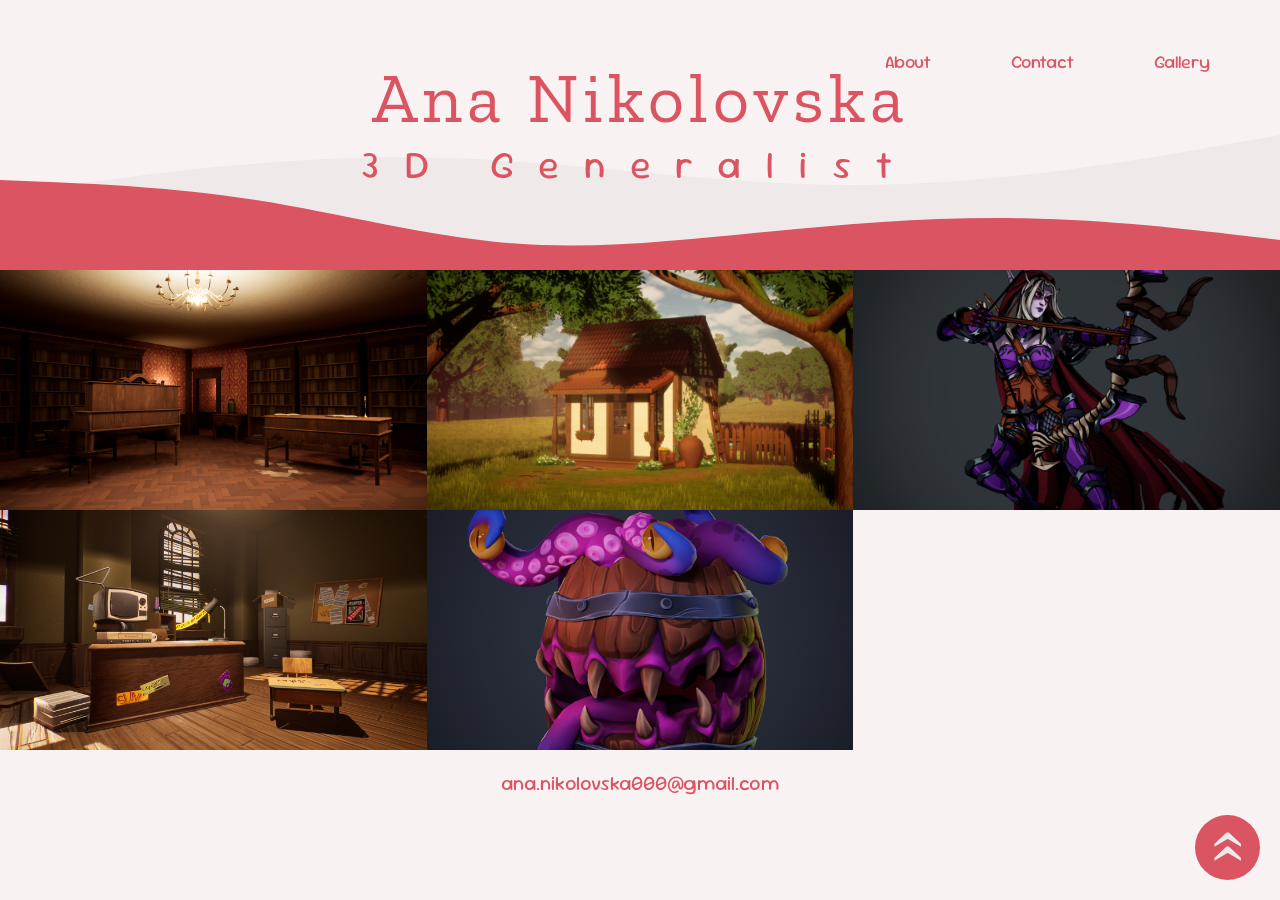
<file: index.html>
<!DOCTYPE html>
<html lang="en">

<head>
    <meta charset="UTF-8">
    <meta name="viewport" content="width=device-width, initial-scale=1.0">

    <title>Ana Nikolovska Portfolio</title>

    <link rel="stylesheet" type="text/css" href="styles.css">

    <link rel="preconnect" href="https://fonts.googleapis.com">
    <link rel="preconnect" href="https://fonts.gstatic.com" crossorigin>

    <link
        href="https://fonts.googleapis.com/css2?family=Carlito:ital,wght@0,400;0,700;1,400;1,700&family=IBM+Plex+Mono:ital,wght@0,100;0,200;0,300;0,400;0,500;0,600;0,700;1,100;1,200;1,300;1,400;1,500;1,600;1,700&family=Sour+Gummy:ital,wght@0,100..900;1,100..900&family=Yuyu&family=Zilla+Slab:ital,wght@0,300;0,400;0,500;0,600;0,700;1,300;1,400;1,500;1,600;1,700&display=swap"
        rel="stylesheet"
    >
</head>


<body class="background">

    <!-- HEADER / NAVIGATION -->
    <nav class="navbar">

        <div class="button-group">
            <a class="button" href="About.html">About</a>
            <a class="button" href="Contact.html">Contact</a>
            <a class="button" href="index.html">Gallery</a>
        </div>


        <div class="navbarTitle">
            Ana Nikolovska
        </div>

        <div class="navbarDescription">
            3D Generalist
        </div>


        <!-- BACK WAVE -->
        <svg
            class="header-wave-back"
            xmlns="http://www.w3.org/2000/svg"
            viewBox="0 0 1440 320"
            preserveAspectRatio="none"
            aria-hidden="true"
        >
            <path
                fill-opacity="1"
                d="M0,160L80,138.7C160,117,320,75,480,80C640,85,800,139,960,138.7C1120,139,1280,85,1360,58.7L1440,32L1440,320L1360,320C1280,320,1120,320,960,320C800,320,640,320,480,320C320,320,160,320,80,320L0,320Z"
            >
            </path>
        </svg>


        <!-- FRONT WAVE -->
        <svg
            class="header-wave"
            xmlns="http://www.w3.org/2000/svg"
            viewBox="0 0 1440 320"
            preserveAspectRatio="none"
            aria-hidden="true"
        >
            <path
                fill-opacity="1"
                d="M0,32L48,37.3C96,43,192,53,288,96C384,139,480,213,576,234.7C672,256,768,224,864,197.3C960,171,1056,149,1152,154.7C1248,160,1344,192,1392,208L1440,224L1440,320L1392,320C1344,320,1248,320,1152,320C1056,320,960,320,864,320C768,320,672,320,576,320C480,320,384,320,288,320C192,320,96,320,48,320L0,320Z"
            >
            </path>
        </svg>

    </nav>


    <!-- PROJECT GALLERY -->
    <main class="gallery">

        <!-- MANSION -->
        <div class="gallery-item">

            <a href="Mansion.html">
                <img
                    src="Images/Mansion/HighresScreenshot00026.png"
                    alt="Mansion Interior"
                >
            </a>

            <div class="content">
                Mansion Interior
            </div>

        </div>


        <!-- LONELY COTTAGE -->
        <div class="gallery-item">

            <a href="CottageHouse.html">
                <img
                    src="Images/CottageHouse/HighresScreenshot00016.png"
                    alt="Lonely Cottage in the woods"
                >
            </a>

            <div class="content">
                Lonely Cottage
            </div>

        </div>


        <!-- SYLVANAS -->
        <div class="gallery-item">

            <a href="Sylvanas.html">
                <img
                    src="Images/Sylvanas/Posed.png"
                    alt="Sylvanas character model"
                >
            </a>

            <div class="content">
                Sylvanas WOW
            </div>

        </div>


        <!-- SAM AND MAX -->
        <div class="gallery-item">

            <a href="SamandMax.html">
                <img
                    src="Images/SamAndMax/HighresScreenshot00000.png"
                    alt="Sam and Max Office"
                >
            </a>

            <div class="content">
                Sam and Max Office
            </div>

        </div>


        <!-- BARREL MIMIC -->
        <div class="gallery-item">

            <a href="BarrelMimic.html">
                <img
                    src="Images/BarrelMimic/BarrelMimic_01.png"
                    alt="Barrel Mimic creature"
                >
            </a>

            <div class="content">
                Mimic Creature Design
            </div>

        </div>

    </main>


    <!-- FOOTER -->
    <footer class="footer">

        <a
            href="mailto:ana.nikolovska000@gmail.com"
            class="links"
        >
            ana.nikolovska000@gmail.com
        </a>

    </footer>


    <!-- BACK TO TOP -->
    <a href="#" class="to-top" aria-label="Back to top">

        <div class="arrow-fixed">
            <div class="arrow-container">
                <span class="arrow">&#187;</span>
            </div>
        </div>

    </a>

</body>

</html>
</file>
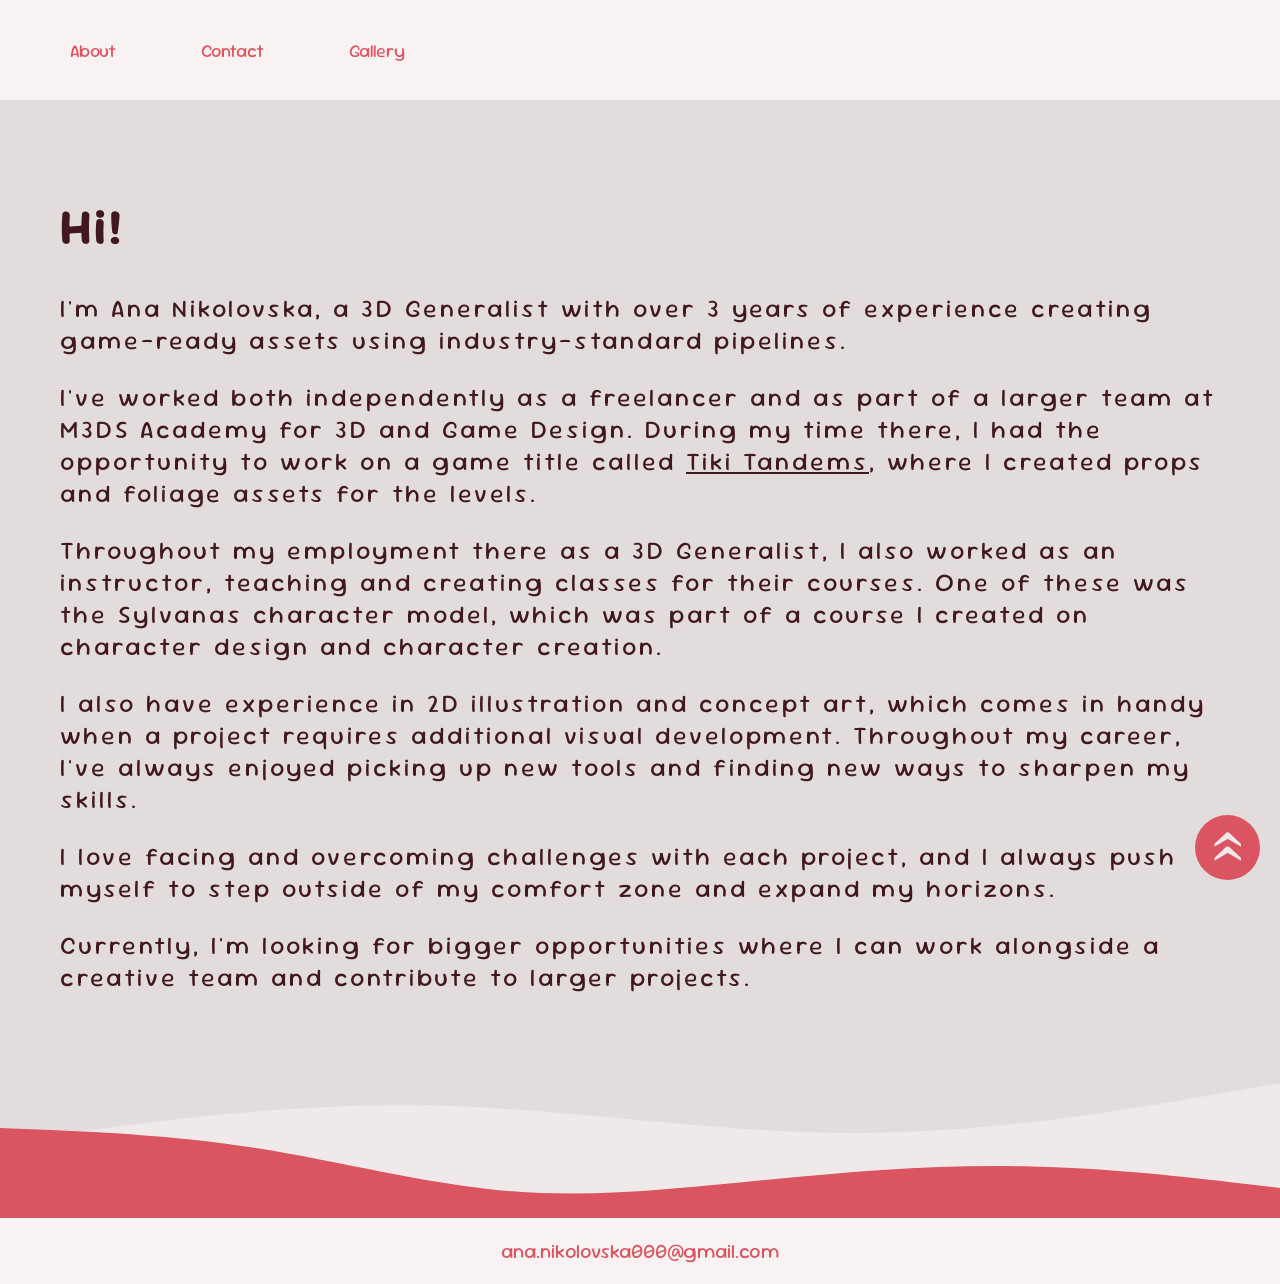
<file: About.html>
<!DOCTYPE html>
<html lang="en">

<head>
    <meta charset="UTF-8">
    <meta name="viewport" content="width=device-width, initial-scale=1.0">

    <title>About Ana Nikolovska</title>

    <link rel="stylesheet" type="text/css" href="styles.css">

    <link rel="preconnect" href="https://fonts.googleapis.com">
    <link rel="preconnect" href="https://fonts.gstatic.com" crossorigin>

    <link
        href="https://fonts.googleapis.com/css2?family=Carlito:ital,wght@0,400;0,700;1,400;1,700&family=IBM+Plex+Mono:ital,wght@0,100;0,200;0,300;0,400;0,500;0,600;0,700;1,100;1,200;1,300;1,400;1,500;1,600;1,700&family=Sour+Gummy:ital,wght@0,100..900;1,100..900&family=Yuyu&family=Zilla+Slab:ital,wght@0,300;0,400;0,500;0,600;0,700;1,300;1,400;1,500;1,600;1,700&display=swap"
        rel="stylesheet"
    >
</head>

<body class="background">

    <!-- NAVIGATION -->
    <nav class="navbar-2">

        <div class="button-group-2">
            <a class="button" href="About.html">About</a>
            <a class="button" href="Contact.html">Contact</a>
            <a class="button" href="index.html">Gallery</a>
        </div>

    </nav>


    <!-- ABOUT SECTION -->
    <main class="card-container">

        <div class="about-me">

    <h1>Hi!</h1>

    <p>
        I'm Ana Nikolovska, a 3D Generalist with over 3 years of experience
        creating game-ready assets using industry-standard pipelines.
    </p>

    <p>
        I've worked both independently as a freelancer and as part of a larger
        team at M3DS Academy for 3D and Game Design. During my time there, I had
        the opportunity to work on a game title called
        <a class="tiki" href="https://www.tikitandems.com">Tiki Tandems</a>,
        where I created props and foliage assets for the levels.
    </p>

    <p>
        Throughout my employment there as a 3D Generalist, I also worked as an
        instructor, teaching and creating classes for their courses. One of
        these was the Sylvanas character model, which was part of a course I
        created on character design and character creation.
    </p>

    <p>
        I also have experience in 2D illustration and concept art, which comes
        in handy when a project requires additional visual development.
        Throughout my career, I've always enjoyed picking up new tools and
        finding new ways to sharpen my skills.
    </p>

    <p>
        I love facing and overcoming challenges with each project, and I always
        push myself to step outside of my comfort zone and expand my horizons.
    </p>

    <p>
        Currently, I'm looking for bigger opportunities where I can work
        alongside a creative team and contribute to larger projects.
    </p>

</div>


        <!-- BACK WAVE -->
        <svg
            class="header-wave-back"
            xmlns="http://www.w3.org/2000/svg"
            viewBox="0 0 1440 320"
            preserveAspectRatio="none"
            aria-hidden="true"
        >
            <path
                fill-opacity="1"
                d="M0,160L80,138.7C160,117,320,75,480,80C640,85,800,139,960,138.7C1120,139,1280,85,1360,58.7L1440,32L1440,320L1360,320C1280,320,1120,320,960,320C800,320,640,320,480,320C320,320,160,320,80,320L0,320Z"
            >
            </path>
        </svg>


        <!-- FRONT WAVE -->
        <svg
            class="header-wave"
            xmlns="http://www.w3.org/2000/svg"
            viewBox="0 0 1440 320"
            preserveAspectRatio="none"
            aria-hidden="true"
        >
            <path
                fill-opacity="1"
                d="M0,32L48,37.3C96,43,192,53,288,96C384,139,480,213,576,234.7C672,256,768,224,864,197.3C960,171,1056,149,1152,154.7C1248,160,1344,192,1392,208L1440,224L1440,320L1392,320C1344,320,1248,320,1152,320C1056,320,960,320,864,320C768,320,672,320,576,320C480,320,384,320,288,320C192,320,96,320,48,320L0,320Z"
            >
            </path>
        </svg>

    </main>


    <!-- FOOTER -->
    <footer class="footer">
        <a
            href="mailto:ana.nikolovska000@gmail.com"
            class="links"
        >
            ana.nikolovska000@gmail.com
        </a>
    </footer>


    <!-- BACK TO TOP BUTTON -->
    <a href="#" class="to-top" aria-label="Back to top">

        <div class="arrow-fixed">
            <div class="arrow-container">
                <span class="arrow">&#187;</span>
            </div>
        </div>

    </a>

</body>

</html>
</file>
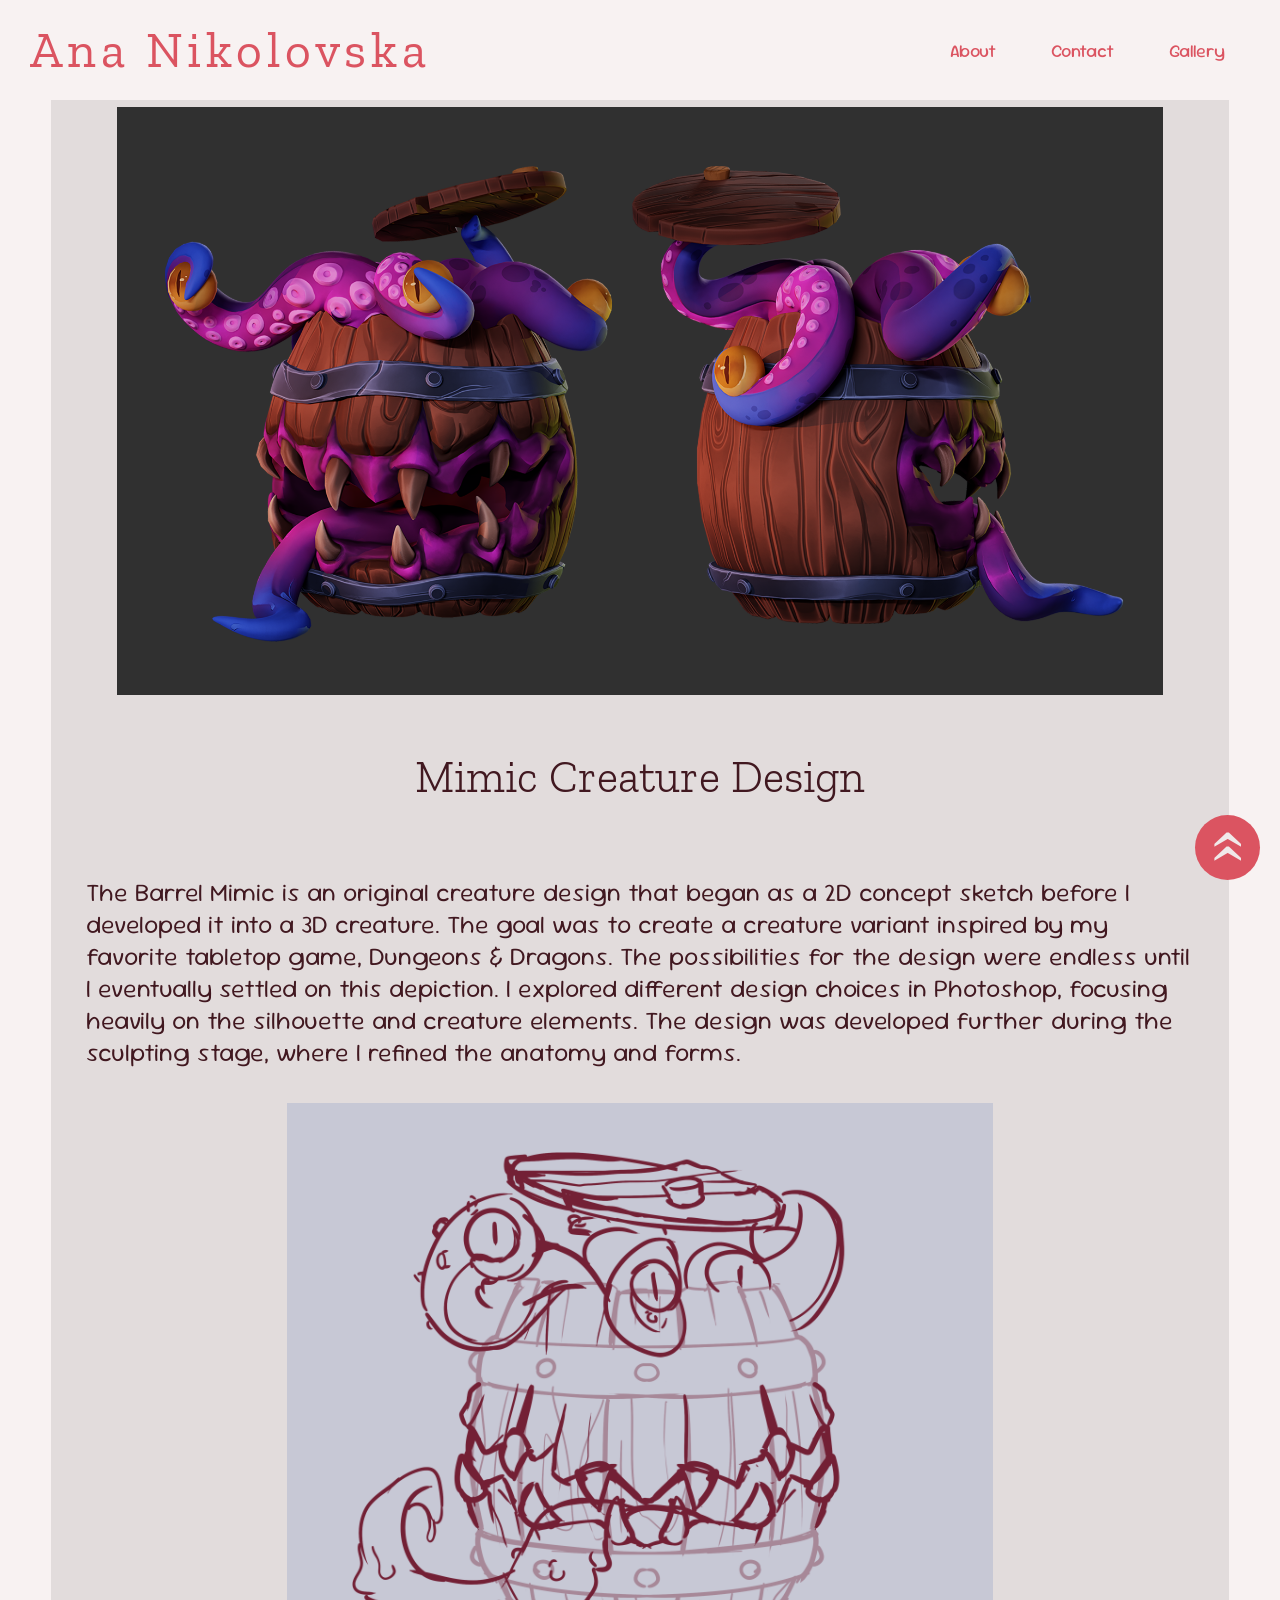
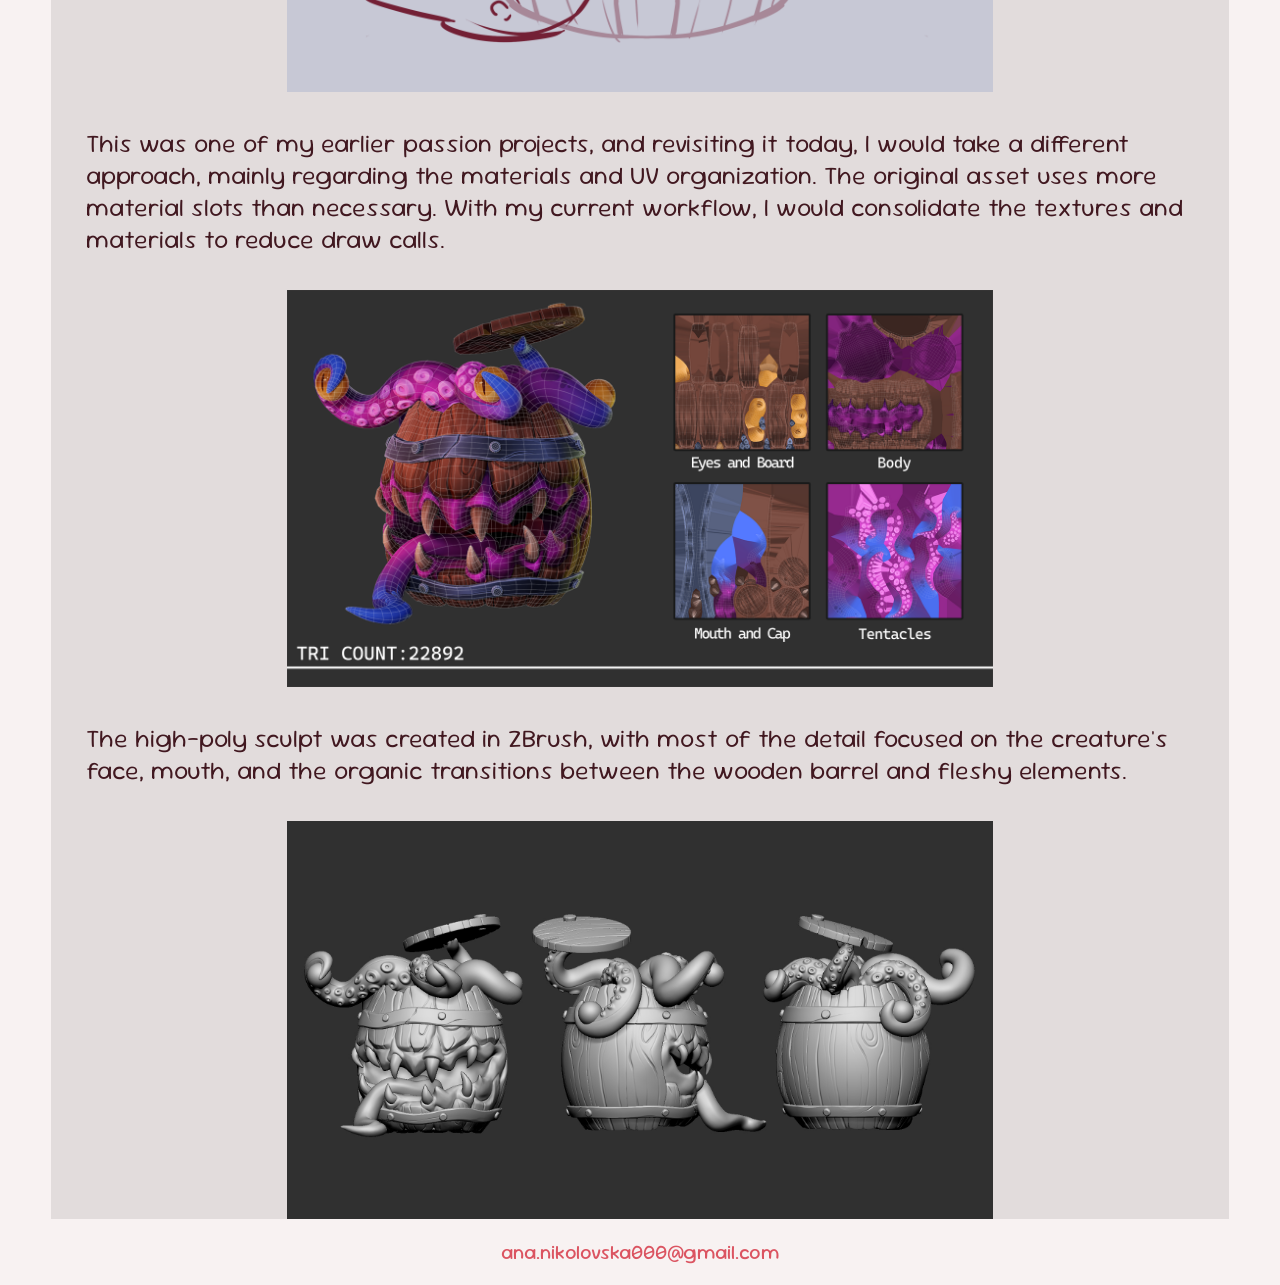
<file: BarrelMimic.html>
<!DOCTYPE html>
<html lang="en">

<head>
    <meta charset="UTF-8">
    <meta name="viewport" content="width=device-width, initial-scale=1.0">

    <title>Ana Nikolovska Portfolio - Mimic Design</title>

    <link rel="stylesheet" type="text/css" href="styles.css">

    <link rel="preconnect" href="https://fonts.googleapis.com">
    <link rel="preconnect" href="https://fonts.gstatic.com" crossorigin>

    <link
        href="https://fonts.googleapis.com/css2?family=Carlito:ital,wght@0,400;0,700;1,400;1,700&family=IBM+Plex+Mono:ital,wght@0,100;0,200;0,300;0,400;0,500;0,600;0,700;1,100;1,200;1,300;1,400;1,500;1,600;1,700&family=Sour+Gummy:ital,wght@0,100..900;1,100..900&family=Yuyu&family=Zilla+Slab:ital,wght@0,300;0,400;0,500;0,600;0,700;1,300;1,400;1,500;1,600;1,700&display=swap"
        rel="stylesheet"
    >
</head>


<body>

    <!-- NAVIGATION -->
    <nav class="navbar-2">

        <div class="navbarTitle-2">
            Ana Nikolovska
        </div>

        <div class="button-group-2">
            <a class="button-2" href="About.html">About</a>
            <a class="button-2" href="Contact.html">Contact</a>
            <a class="button-2" href="index.html">Gallery</a>
        </div>

    </nav>


    <!-- PROJECT CONTENT -->
    <main class="pageContainer">

        <!-- HERO IMAGE -->
        <img
            class="hero-image"
            src="Images/BarrelMimic/Barrel Mimic Full.png"
            alt="Barrel Mimic 3D Model"
        >


        <h2 class="description-Title">
            Mimic Creature Design
        </h2>


        <div class="description">
            The Barrel Mimic is an original creature design that began as a
            2D concept sketch before I developed it into a 3D creature.

            The goal was to create a creature variant inspired by my favorite
            tabletop game, Dungeons & Dragons. The possibilities for the
            design were endless until I eventually settled on this depiction.

            I explored different design choices in Photoshop, focusing heavily
            on the silhouette and creature elements. The design was developed
            further during the sculpting stage, where I refined the anatomy
            and forms.
        </div>


        <!-- CONCEPT ART -->
        <img
            class="singleImages"
            src="Images/BarrelMimic/Barrel Mimic.png"
            alt="Barrel Mimic concept sketch"
            loading="lazy"
        >


        <div class="description">
            This was one of my earlier passion projects, and revisiting it
            today, I would take a different approach, mainly regarding the
            materials and UV organization.

            The original asset uses more material slots than necessary. With
            my current workflow, I would consolidate the textures and
            materials to reduce draw calls.
        </div>


        <!-- WIREFRAME AND TEXTURE MAPS -->
        <img
            class="singleImages"
            src="Images/BarrelMimic/Barrel Mimic Tris and Maps.png"
            alt="Barrel Mimic wireframe and texture maps"
            loading="lazy"
        >


        <div class="description">
            The high-poly sculpt was created in ZBrush, with most of the
            detail focused on the creature's face, mouth, and the organic
            transitions between the wooden barrel and fleshy elements.
        </div>


        <!-- ZBRUSH SCULPT -->
        <img
            class="singleImages"
            src="Images/BarrelMimic/Barrel Mimic ZBrush 2.jpg"
            alt="Barrel Mimic ZBrush sculpt"
            loading="lazy"
        >

    </main>


    <!-- FOOTER -->
    <footer class="footer">

        <a
            href="mailto:ana.nikolovska000@gmail.com"
            class="links"
        >
            ana.nikolovska000@gmail.com
        </a>

    </footer>


    <!-- BACK TO TOP -->
    <a href="#" class="to-top" aria-label="Back to top">

        <div class="arrow-fixed">
            <div class="arrow-container">
                <span class="arrow">&#187;</span>
            </div>
        </div>

    </a>

</body>

</html>
</file>
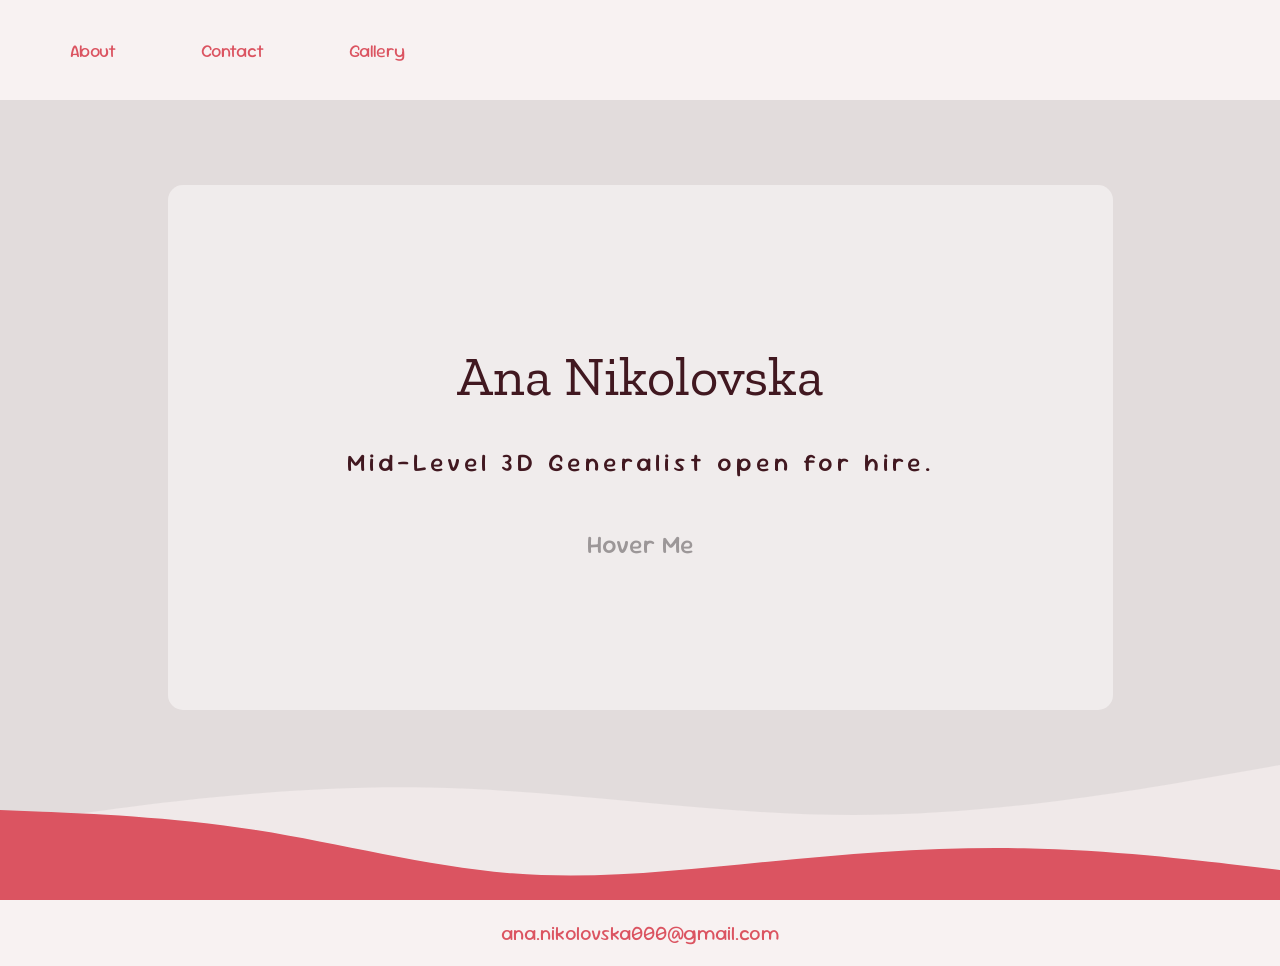
<file: Contact.html>
<!DOCTYPE html>
<html lang="en">
<head>
    <meta charset="UTF-8">
    <meta name="viewport" content="width=device-width, initial-scale=1.0">
    <link rel="stylesheet" type="text/css" href="styles.css" />
    
    <title>Contact Ana Nikolovska</title>
    <link rel="preconnect" href="https://fonts.googleapis.com">
    <link rel="preconnect" href="https://fonts.gstatic.com" crossorigin>
    <link href="https://fonts.googleapis.com/css2?family=Carlito:ital,wght@0,400;0,700;1,400;1,700&family=IBM+Plex+Mono:ital,wght@0,100;0,200;0,300;0,400;0,500;0,600;0,700;1,100;1,200;1,300;1,400;1,500;1,600;1,700&family=Sour+Gummy:ital,wght@0,100..900;1,100..900&family=Yuyu&family=Zilla+Slab:ital,wght@0,300;0,400;0,500;0,600;0,700;1,300;1,400;1,500;1,600;1,700&display=swap" rel="stylesheet">

</head>

<body class="background"> 

    <nav class="navbar-2">
    
     <div class="button-group-2">
     <a class="button" href="About.html">About</a>
     <a class="button" href="Contact.html">Contact</a>
     <a class="button" href="index.html">Gallery</a>
     </div>

    </nav>

    <div class="card-container">
        <div class="card">
            <div class="card-inner">
                <div class="front">
                    <h1>Ana Nikolovska</h1>
                    <p>Mid-Level 3D Generalist open for hire.</p>
                    <span>Hover Me</span>
                </div>
                <div class="back">
                    <a href="mailto:ana.nikolovska000@gmail.com" > <span>Email -</span> ana.nikolovska000@gmail.com</a>
                    <a href="https://www.linkedin.com/in/ana-nikolovska-737457225/"><span>LinkedIn -</span> Ana Nikolovska</a>
                    <a href="https://www.upwork.com/freelancers/~011b338b8f2f52ab6f"><span>Upwork -</span> Ana Nikolovska</a>
                </div>
            </div>
        </div>

        <svg class="header-wave-back" preserveAspectRatio="none" xmlns="http://www.w3.org/2000/svg" viewBox="0 0 1440 320"><path fill-opacity="1" d="M0,160L80,138.7C160,117,320,75,480,80C640,85,800,139,960,138.7C1120,139,1280,85,1360,58.7L1440,32L1440,320L1360,320C1280,320,1120,320,960,320C800,320,640,320,480,320C320,320,160,320,80,320L0,320Z"></path></svg>

     <svg class="header-wave"
     xmlns="http://www.w3.org/2000/svg"
     viewBox="0 0 1440 320"
     preserveAspectRatio="none">

     <path
        fill-opacity="1"
        d="M0,32L48,37.3C96,43,192,53,288,96C384,139,480,213,576,234.7C672,256,768,224,864,197.3C960,171,1056,149,1152,154.7C1248,160,1344,192,1392,208L1440,224L1440,320L1392,320C1344,320,1248,320,1152,320C1056,320,960,320,864,320C768,320,672,320,576,320C480,320,384,320,288,320C192,320,96,320,48,320L0,320Z">
     </path>
     </svg>
    </div>

    <footer class="footer">
    <a href="mailto:ana.nikolovska000@gmail.com" class="links">ana.nikolovska000@gmail.com</a>
    </footer>


</body>

</html>
</file>
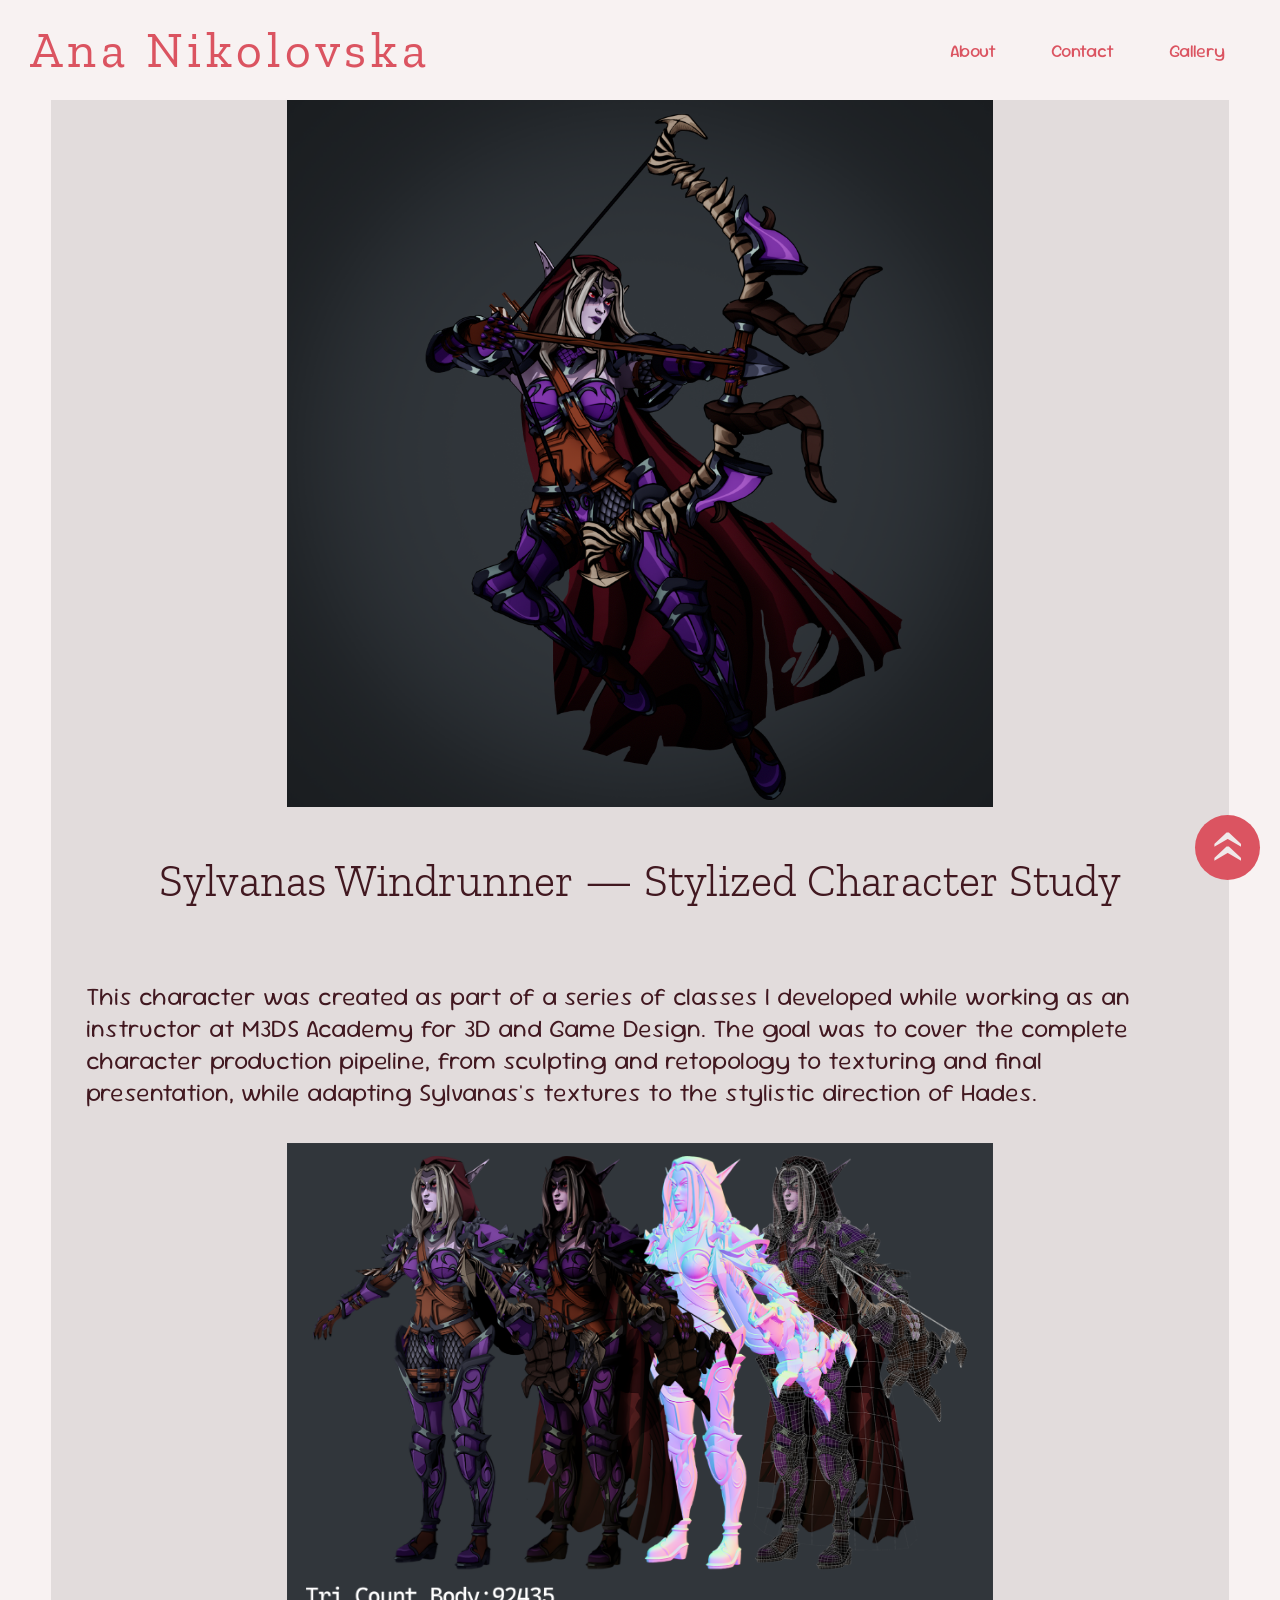
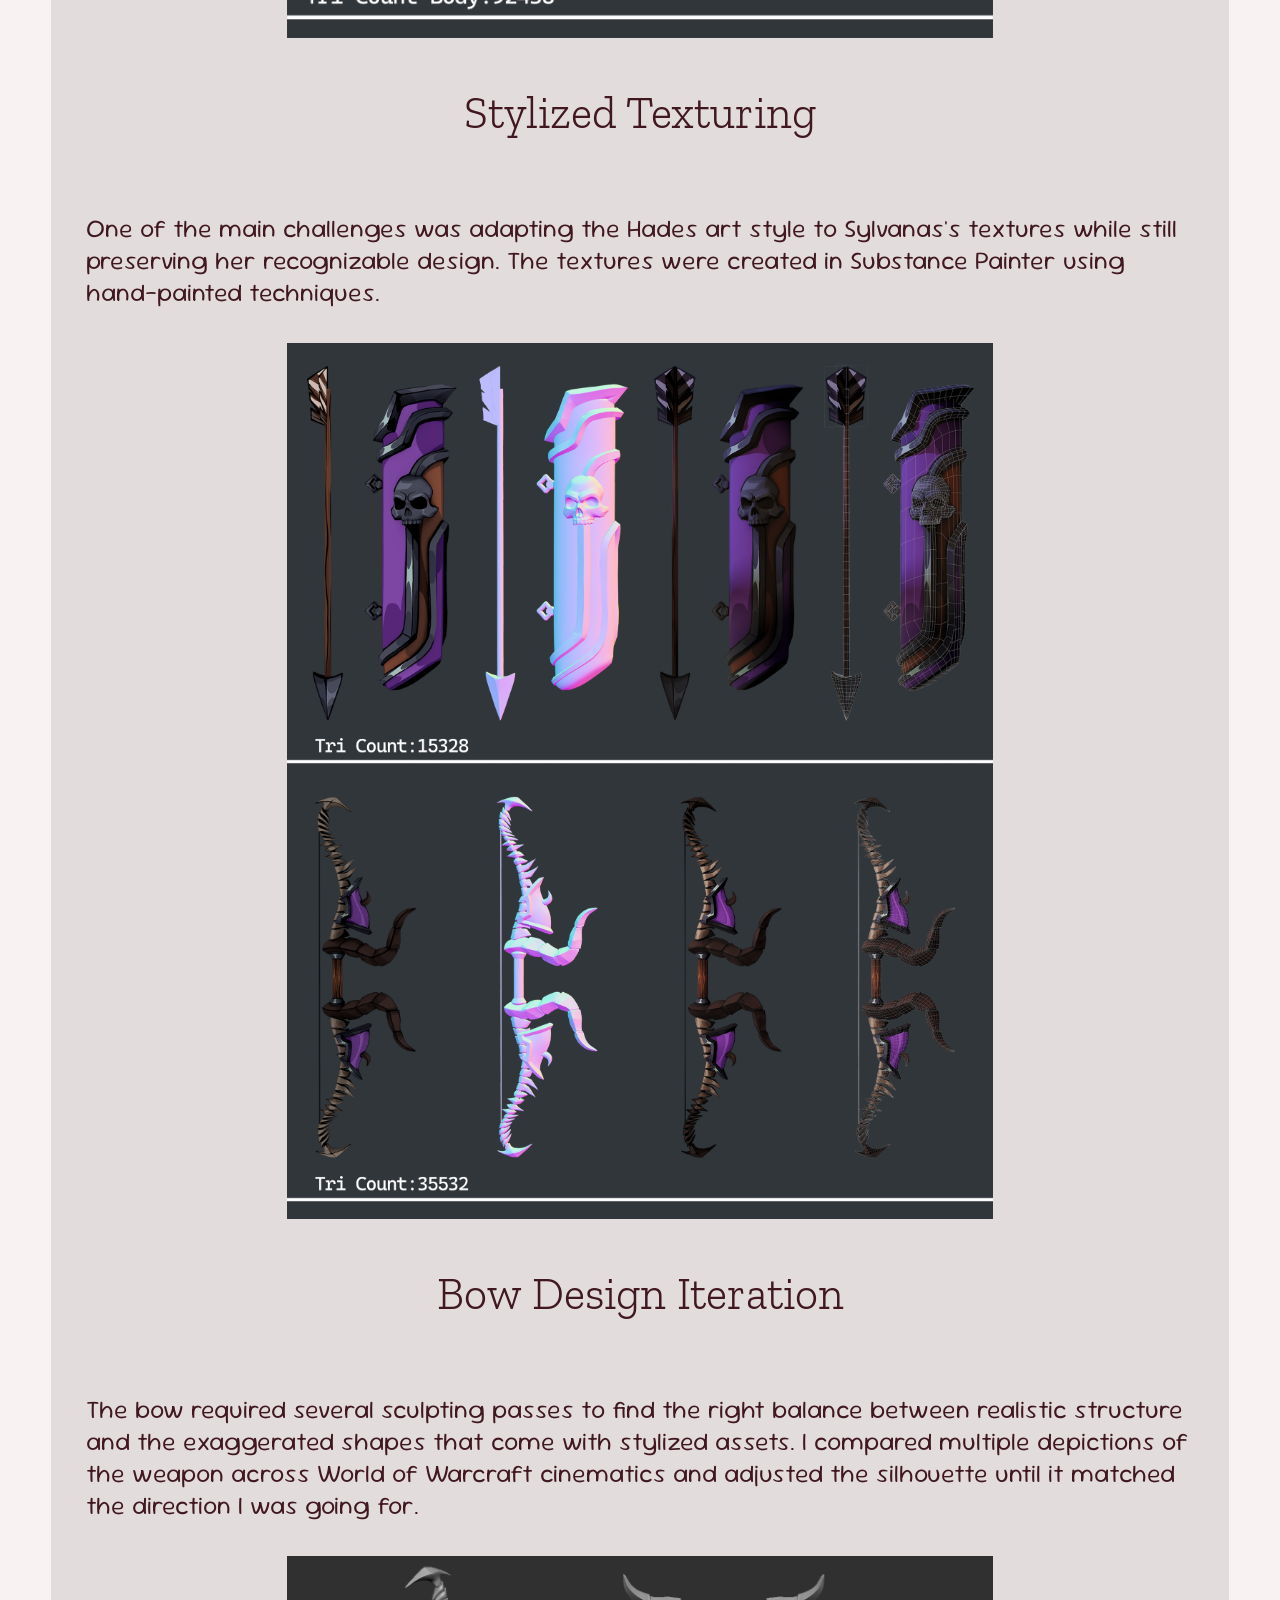
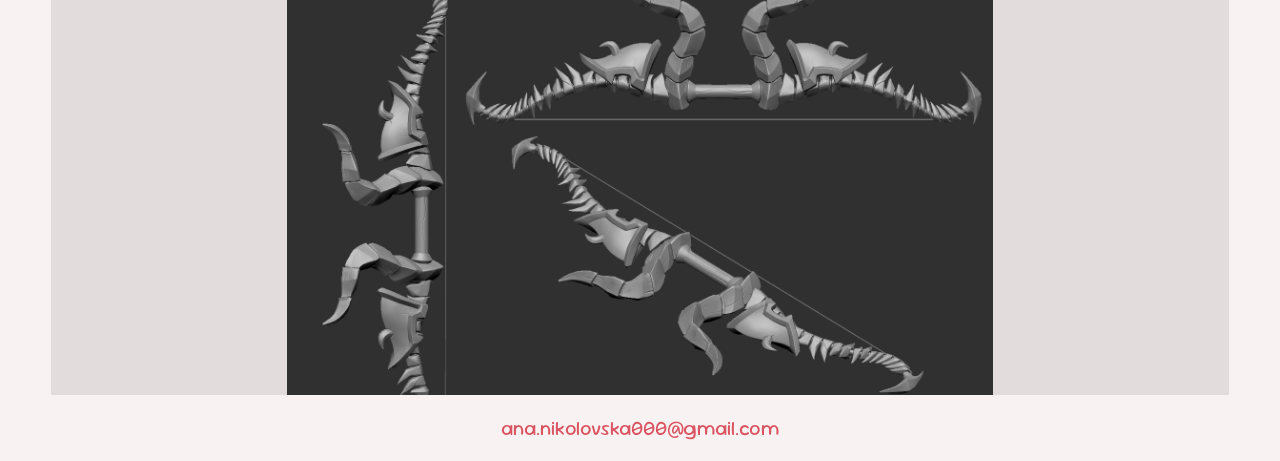
<file: Sylvanas.html>
<!DOCTYPE html>
<html lang="en">

<head>
    <meta charset="UTF-8">
    <meta name="viewport" content="width=device-width, initial-scale=1.0">

    <title>Ana Nikolovska Portfolio - Sylvanas WoW</title>

    <link rel="stylesheet" type="text/css" href="styles.css">

    <link rel="preconnect" href="https://fonts.googleapis.com">
    <link rel="preconnect" href="https://fonts.gstatic.com" crossorigin>

    <link
        href="https://fonts.googleapis.com/css2?family=Carlito:ital,wght@0,400;0,700;1,400;1,700&family=IBM+Plex+Mono:ital,wght@0,100;0,200;0,300;0,400;0,500;0,600;0,700;1,100;1,200;1,300;1,400;1,500;1,600;1,700&family=Sour+Gummy:ital,wght@0,100..900;1,100..900&family=Yuyu&family=Zilla+Slab:ital,wght@0,300;0,400;0,500;0,600;0,700;1,300;1,400;1,500;1,600;1,700&display=swap"
        rel="stylesheet"
    >
</head>


<body>

    <!-- NAVIGATION -->
    <nav class="navbar-2">

        <div class="navbarTitle-2">
            Ana Nikolovska
        </div>

        <div class="button-group-2">
            <a class="button-2" href="About.html">About</a>
            <a class="button-2" href="Contact.html">Contact</a>
            <a class="button-2" href="index.html">Gallery</a>
        </div>

    </nav>


    <!-- PROJECT CONTENT -->
    <main class="pageContainer">

        <!-- FINAL CHARACTER -->
        <img
            class="singleImages"
            src="Images/Sylvanas/Posed.png"
            alt="Sylvanas Windrunner stylized 3D character model"
        >


        <h2 class="description-Title">
            Sylvanas Windrunner — Stylized Character Study
        </h2>

        <div class="description">
            This character was created as part of a series of classes I
            developed while working as an instructor at M3DS Academy for 3D
            and Game Design.

            The goal was to cover the complete character production pipeline,
            from sculpting and retopology to texturing and final presentation,
            while adapting Sylvanas's textures to the stylistic direction of
            Hades.
        </div>


        <!-- TOPOLOGY / UVs -->
        <img
            class="singleImages"
            src="Images/Sylvanas/Sylvanas Tri Count.png"
            alt="Sylvanas 3D model showcasing topology and UVs"
            loading="lazy"
        >


        <h2 class="description-Title">
            Stylized Texturing
        </h2>

        <div class="description">
            One of the main challenges was adapting the Hades art style to
            Sylvanas's textures while still preserving her recognizable
            design. The textures were created in Substance Painter using
            hand-painted techniques.
        </div>


        <!-- QUIVER -->
        <img
            class="singleImages"
            src="Images/Sylvanas/Quiver Showcase.png"
            alt="Sylvanas quiver showcase"
            loading="lazy"
        >


        <!-- BOW -->
        <img
            class="singleImages"
            src="Images/Sylvanas/Bow Showcase.png"
            alt="Sylvanas bow showcase"
            loading="lazy"
        >


        <h2 class="description-Title">
            Bow Design Iteration
        </h2>

        <div class="description">
            The bow required several sculpting passes to find the right
            balance between realistic structure and the exaggerated shapes
            that come with stylized assets.

            I compared multiple depictions of the weapon across World of
            Warcraft cinematics and adjusted the silhouette until it matched
            the direction I was going for.
        </div>


        <!-- BOW SCULPT -->
        <img
            class="singleImages"
            src="Images/Sylvanas/Bow Showcase_Bow.png"
            alt="Sylvanas bow ZBrush sculpt showcase"
            loading="lazy"
        >

    </main>


    <!-- FOOTER -->
    <footer class="footer">

        <a
            href="mailto:ana.nikolovska000@gmail.com"
            class="links"
        >
            ana.nikolovska000@gmail.com
        </a>

    </footer>


    <!-- BACK TO TOP -->
    <a href="#" class="to-top" aria-label="Back to top">

        <div class="arrow-fixed">
            <div class="arrow-container">
                <span class="arrow">&#187;</span>
            </div>
        </div>

    </a>

</body>

</html>
</file>
<file: styles.css>
@font-face {
    font-family: 'Franxurter';
    src: url(Fonts/FranxurterTotallyMedium-gxwjp.ttf) format(truetype);
}

html {
    overflow-x: hidden;
    scroll-behavior: smooth;
}

.links{
    text-decoration: none;
    outline: none;
    color:#db5461;
}

.footer{
    display: flex;
    justify-content: center;
    align-items: center;
    gap: 40px;
    padding: 20px;;

    color:#db5461;
    background-color:#f8f2f2;
    font-family: 'Sour Gummy', sans-serif;
    font-size: 20px;
}

body {
    /* background-image: linear-gradient(to bottom,#F28095, #F2BFB4, #F2E6B8); */
    background-color: #f8f2f2;
    margin: 0;
    min-height: 100vh;

    overflow-x: hidden;
    overflow-y:auto;
}

.header-wave {
    position: absolute;
    left: 0;
    bottom: 0;

    width: 100%;
    height: 100px;

    z-index: 1;

    fill:#db5461;
}

.header-wave-back{
    position: absolute;
    left: 0;
    bottom: 0;

    width: 100%;
    height: 150px;
    fill: #f0e9e9;

    z-index: 0;
}

.navbarTitle,
.navbarDescription,
.button-group {
    z-index: 1;
}

.navbar {
    height: 270px;
    width: 100%;
    color: #db5461;

    position: relative;
    overflow: hidden;

    display: flex;
    flex-direction: column;
    justify-content: center;
    align-items: center;

    gap: 25px;
    padding: 30px;
}

.navbarTitle {
    font-size: clamp(40px, 6vw, 70px);
    letter-spacing: 5px;
    font-family: 'Zilla Slab', sans-serif;
    text-align: center;
}

.navbarDescription {
    font-size: clamp(20px, 3vw, 40px);
    font-family: 'Sour Gummy', sans-serif;

    letter-spacing: clamp(8px, 2vw, 30px);
    text-align: center;

    transform: translateY(-25px);
}

.button-group {
    position: absolute;

    right: 30px;
    
    transform: translateY(-200%);

    display: inline-flex;

    border-radius: 15px;
    overflow: hidden;

}


.button{
    transition-duration: 0.4s;
    
    border:none;
    outline: none;
    padding:7px 40px;

    color:#db5461;
    font-family:'Sour Gummy', sans-serif;
    font-size: 18px;
    
    text-align: center;
    text-decoration: none;
    display: inline-block;
    cursor: pointer;
}


* {
    box-sizing: border-box; }

    .gallery{
    display: flex;
    flex-wrap: wrap;
    justify-content: flex-start;
}

.gallery-item {
    padding: 0px;
    margin: 0px;
    width: 33.33%;
    position: relative;
    overflow: hidden;
    transition: 200ms ease-in-out;
    cursor: pointer;
}

.gallery-item img {
    width: 100%;
    display: block;
    aspect-ratio: 16 / 9;
    object-fit: cover;
    object-position: center;
    transition: 200ms ease-in-out;
}

.gallery-item > .content {
    position: absolute;
    font-family: 'Sour Gummy', sans-serif;
    color:#251115;
    font-size: 2rem;

    inset: 0;
    padding: 1rem;
    background: rgba(255, 255, 255, .4);

    display: flex;
    justify-content: center;
    align-items: center;

    opacity: 0;
    transition: 200ms ease-in-out;

    pointer-events: none;
}

.gallery-item:hover {
    transform: scale(1.03);
    z-index: 10;
    box-shadow: 0 4px 8px 0 rgba(0, 0, 0, 0.2), 0 6px 20px 0 rgba(0, 0, 0, 0.19);
}

.gallery-item:hover > .content {
    opacity: 1;
}

.gallery-item:hover img {
    filter: blur(2px);
}

.container{
    padding: 0px;
}

.slider-wrapper{
    position: relative;
    max-width: flood;
    margin: 0 auto;
    padding: 0px 0px 10px;
    
}

.slider{
    display: flex;
    aspect-ratio: 16/9;

    overflow-x: auto;
    scroll-snap-type: x mandatory;
    scroll-behavior: smooth;

    scrollbar-width: none;
}

.slider::-webkit-scrollbar{
    display: none;
}

.slider img{
    flex: 1 0 100%;
    scroll-snap-align: start;
    object-fit: cover;
}

.slider-arrow{
    position: absolute;
    top: 50%;
    transform: translateY(-50%);

    width: 45px;
    height: 45px;

    border: none;
    color: white;
    background-color: rgba(255, 255, 255, 0);

    font-size: 60px;
    cursor: pointer;

    z-index: 5;

    transition: 200ms ease-in-out;
}

.slider-arrow-left{
    left: 30px;
}

.slider-arrow-right{
    right: 30px;
}

.projectTitle{
    position: relative;
    text-align: center;
    padding: 50px;

    font-family: 'Zilla Slab', sans-serif;
    font-size: 50px;
    color: #f8f2f2;
}

.navbar-2 {
    width: 100%;
    min-height: 100px;

    color:#db5461;
    background-color: #f8f2f2;

    display: flex;
    align-items: center;
    justify-content: space-between;

    padding: 20px 30px;
    gap: 20px;
}

.navbarTitle-2 {
    font-size: clamp(30px, 4vw, 50px);
    letter-spacing: 5px;
    font-family: 'Zilla Slab', sans-serif;
}

.button-group-2 {
    display: flex;
    gap: 5px;
    flex-wrap: wrap;
}

.button-2 {
    transition-duration: 0.4s;
    background-color: #f8f2f2;
    border: none;
    outline: none;

    padding: 7px 25px;

    color: #db5461;
    font-family: 'Sour Gummy', sans-serif;
    font-size: 18px;

    text-align: center;
    text-decoration: none;
    cursor: pointer;
}

.description{
    padding:35px ;

    color:#411820;
    font-family:'Sour Gummy', sans-serif;
    font-size: 25px;
    font-weight: 300;
    text-align: left;
    
}

.description-Title{
    color:#411820;
    font-family: 'Zilla Slab', sans-serif;
    font-size: 45px;
    font-weight: 300;
    text-align: center;

    padding-top: 10px;
}

.singleImages{
    width: 60%;
    height: auto;
    display: block;
    margin: 0 auto;
}

.hero-image{
    width: 90%;
    height: auto;
    display: block;
    margin: 0 auto;
    padding:7px;
}

.video{
    width: 100%;
    height: auto;
    display: block;
    margin: 0 auto;
    padding: 10px 0px 
}

.pageContainer{
    width: 92%;
    margin: auto;
    height: 100%;
    background-color: #e2dcdc;
}

.column{
    width: 33.33%;
}

.row {
    padding:0px 0px 5px;
    display: flex;
    width: 100%;
}

.rowImages{
    width: 100%;
    aspect-ratio: 16/9;
    object-fit: cover;
    display: block;
    padding: 0px;
}

.card-container{
    width: 100%;
    min-height: calc(100vh - 100px);

    position: relative;

    background-color: #e2dcdc;
    padding: 10px;
    padding-bottom: 150px;
}

.card{
    width: min(90%, 945px);
    min-height: 525px;
    height: auto;

    margin: 75px auto 0;
    border-radius: 15px;
}

.card-inner{
    width: 100%;
    min-height: 525px;
    height: auto;


    position: relative;
    transition: transform 1s;
    transform-style: preserve-3d;
}

.front, .back{
    width: 100%;
    min-height: 525px;
    height: 100%;

    border-radius: 15px;
    position: absolute;
    backface-visibility: hidden;
}

.front{
    background:#f0ecec;
    padding: 150px 40px;
    display: flex;
    flex-direction: column;
    justify-content: flex-end;
}

.front h1{
    font-family: 'Zilla Slab', sans-serif;
    font-size: 55px;
    font-weight: 400;
    color: #411820;
    text-align: center;
}

.front p{
    font-family: 'Sour Gummy', sans-serif;
    font-weight: 500;
    color: #411820;
    text-align: center;
    font-size: 25px;
    letter-spacing: 4px;

    transform: translateY(-25px);
}

.front span{
    font-family: 'Sour Gummy', sans-serif;
    font-weight: 500;
    color: #4e494a85;
    text-align: center;
    font-size: 25px;
}


.back{
    background:#f0ecec;
    color:#411820;

    padding: 20px 30px;
    transform: rotateY(180deg);

    display: flex;
    flex-direction: column;

    justify-content: center;
    align-items: center;

    gap: 20px;
    text-align: center;
}

.back a{
    font-family: 'Sour Gummy', sans-serif;
    font-size: 27px;
    outline: none;
    color:#411820;
    padding: 7px;
    letter-spacing: 3px;
    
}

.back a:hover{
    transform: scale(1.03);
    z-index: 10;
    box-shadow: 0 4px 8px 0 rgba(0, 0, 0, 0.2), 0 6px 20px 0 rgba(0, 0, 0, 0.19);
}

.back span{
    font-family: 'Zilla Slab', sans-serif;
    font-size: 37px;
    text-decoration: none;
    outline: none;

    color:#411820;
    font-weight: 700px;
    text-decoration: none;
}

.card:hover .card-inner{
    transform: rotateY(180deg);
}

.about-me{
    font-family: 'Sour Gummy', sans-serif;
    font-size: 25px;
    outline: none;
    color:#411820;
    padding: 50px;
    letter-spacing: 3px;

    z-index: 3;
}

.tiki{
    font-family: 'Sour Gummy', sans-serif;
    font-size: 25px;
    color:#411820;
    letter-spacing: 3px;
    font-weight: 700px;
}

.arrow-fixed{
    position: fixed;
    right: 20px;
    bottom: 20px;
    z-index: 1000;
}

.arrow-container{
    height: 65px;
    width:  65px;
    background-color:#db5461;
    border-radius: 50px;

    position: relative;
    transition: 0.15s ease-in-out;
    cursor:pointer;

    animation-name: appear;
    animation-timeline: scroll(y);
    animation-range: 0px 200px;
}

@keyframes appear{
    from{
        opacity: 0;
        transform: translateY(20px);
    }

    to{
        opacity: 1;
        transform: translateY(0);
    }
}

.arrow-container:hover{
    box-shadow: 0 0 15px #969292;
    transform: scale(1.15);  
}

.arrow{
    font-size: 70px;
    color:#f0e9e9;

    position: absolute;
    rotate: 270deg;

    top: 47%;
    left: 40%;
    translate: -50% -50%;

    
}

/* =========================================================
   RESPONSIVE DESIGN
   ========================================================= */

/* =========================================================
   TABLET
   ========================================================= */

@media (max-width: 900px) {

    .navbarTitle {
        font-size: 45px;
    }

    .navbarDescription {
        font-size: 25px;
        letter-spacing: 12px;
    }

    .button-group {
        right: 15px;
    }

    .button {
        padding: 7px 18px;
        font-size: 16px;
    }

    .navbar-2 {
        padding: 15px 20px;
    }

    .navbarTitle-2 {
        font-size: 36px;
    }

    .button-2 {
        padding: 7px 18px;
        font-size: 16px;
    }

    .header-wave {
        height: 140px;
    }

    .pageContainer {
        width: 96%;
    }

    .description {
        font-size: 22px;
        padding: 30px;
    }

    .description-Title {
        font-size: 40px;
    }
}


/* =========================================================
   PHONE
   ========================================================= */

@media (max-width: 650px) {

    /* Homepage header */

    .navbar {
        min-height: 300px;
        height: auto;
        padding: 30px 15px 90px;
        gap: 10px;
    }

    .navbarTitle {
        font-size: clamp(34px, 10vw, 48px);
        letter-spacing: 3px;
        white-space: nowrap;
    }

    .navbarDescription {
        font-size: clamp(18px, 6vw, 25px);
        letter-spacing: 8px;
        transform: none;
    }

    .button-group {
        position: static;
        transform: none;
        margin-top: 35px;
        order: 3;
        z-index: 5;
    }

    .button {
        padding: 7px 14px;
        font-size: 16px;
    }

    .header-wave {
        height: 100px;
    }


    /* Homepage gallery - two projects per row */

    .gallery {
        width: 100%;
        display: grid;
        grid-template-columns: repeat(2, 1fr);
    }

    .gallery-item {
        width: 100%;
    }

    .gallery-item img {
        width: 100%;
        aspect-ratio: 4 / 3;
        object-fit: cover;
        display: block;
    }

    .gallery-item > .content {
        font-size: 16px;
        line-height: 1.1;
        padding: 6px;
        text-align: center;
    }


    /* Project-page navigation */

    .navbar-2 {
        min-height: 110px;
        padding: 20px 15px;
        display: flex;
        flex-direction: column;
        justify-content: center;
        align-items: center;
        gap: 10px;
    }

    .navbarTitle-2 {
        font-size: 30px;
        text-align: center;
        letter-spacing: 3px;
    }

    .button-group-2 {
        width: 100%;
        display: flex;
        justify-content: center;
        gap: 8px;
    }

    .button-2 {
        padding: 7px 14px;
        font-size: 16px;
    }


    /* Project pages - artwork gets priority */

    .pageContainer {
        width: 100%;
        margin: 0;
        padding: 0;
    }

    .description {
        width: 100%;
        padding: 18px 24px;
        font-size: 14px;
        line-height: 1.45;
        letter-spacing: 0;
        text-align: left;
    }

    .description-Title {
        width: 100%;
        padding: 30px 20px 10px;
        font-size: 24px;
        line-height: 1.15;
        letter-spacing: 0;
        text-align: center;
    }

    .singleImages,
    .hero-image,
    .video {
        width: calc(100% - 24px);
        max-width: none;
        height: auto;
        display: block;
        margin: 25px 12px;
        padding: 0;
    }


    /* Image rows */

    .row {
        width: 100%;
        display: flex;
    }

    .column {
        width: 33.33%;
    }

    .rowImages {
        width: 100%;
        object-fit: cover;
    }


    /* Carousels */

    .slider-wrapper,
    .slider {
        width: 100%;
    }

    .slider-arrow {
        width: 24px;
        height: 24px;
        padding: 0;
        font-size: 26px;
        line-height: 1;
        display: flex;
        justify-content: center;
        align-items: center;
    }

    .slider-arrow-left {
        left: 8px;
    }

    .slider-arrow-right {
        right: 8px;
    }


    /* About page */

    .card-container {
        width: 100%;
        min-height: calc(100vh - 110px);
        padding: 30px 20px 150px;
    }

    .about-me {
        width: 100%;
        max-width: 100%;
        margin: 0;
        padding: 20px 5px;
        font-size: 16px;
        line-height: 1.55;
        letter-spacing: 0;
    }

    .about-me h1 {
        margin: 0 0 30px;
        font-size: 38px;
    }

    .about-me p {
        width: 100%;
        max-width: none;
        margin: 0 0 25px;
        padding: 0;
        font-size: 16px;
        line-height: 1.55;
        letter-spacing: 0;
    }

    .about-me .tiki {
        font-size: inherit;
        letter-spacing: inherit;
    }


    /* Contact card */

    .card {
        width: 94%;
        min-height: 430px;
    }

    .card-inner,
    .front,
    .back {
        min-height: 430px;
    }

    .front {
        padding: 80px 20px;
    }

    .front h1 {
        font-size: 40px;
    }

    .front p {
        font-size: 20px;
        letter-spacing: 2px;
    }

    .back {
        padding: 20px;
        gap: 12px;
    }

    .back a {
        font-size: 20px;
        letter-spacing: 2px;
    }

    .back span {
        font-size: 28px;
    }


    /* Footer */

    .footer {
        flex-direction: column;
        gap: 5px;
        padding: 20px 10px;
        font-size: 16px;
        text-align: center;
    }


    /* Back-to-top button */

    .arrow-fixed {
        right: 15px;
        bottom: 15px;
    }

    .arrow-container {
        width: 55px;
        height: 55px;
    }

    .arrow {
        font-size: 58px;
    }
}
</file>
